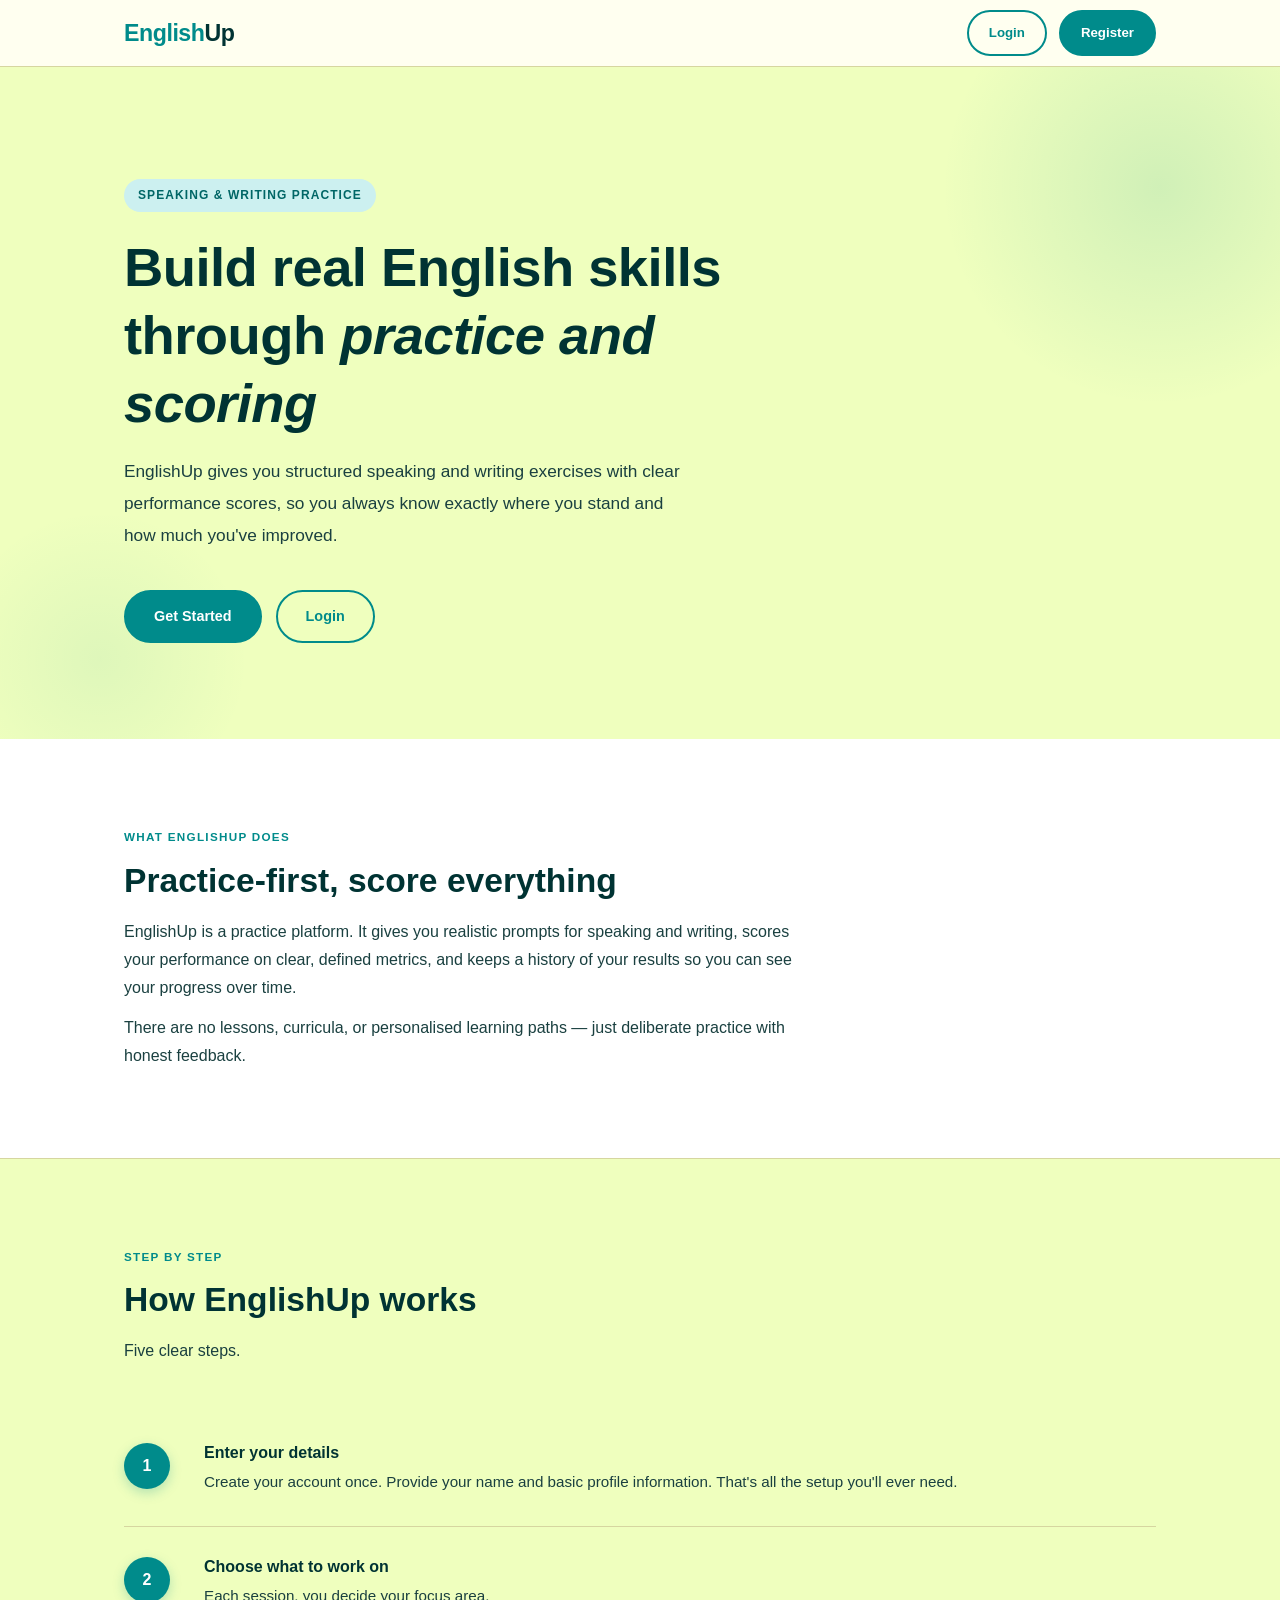
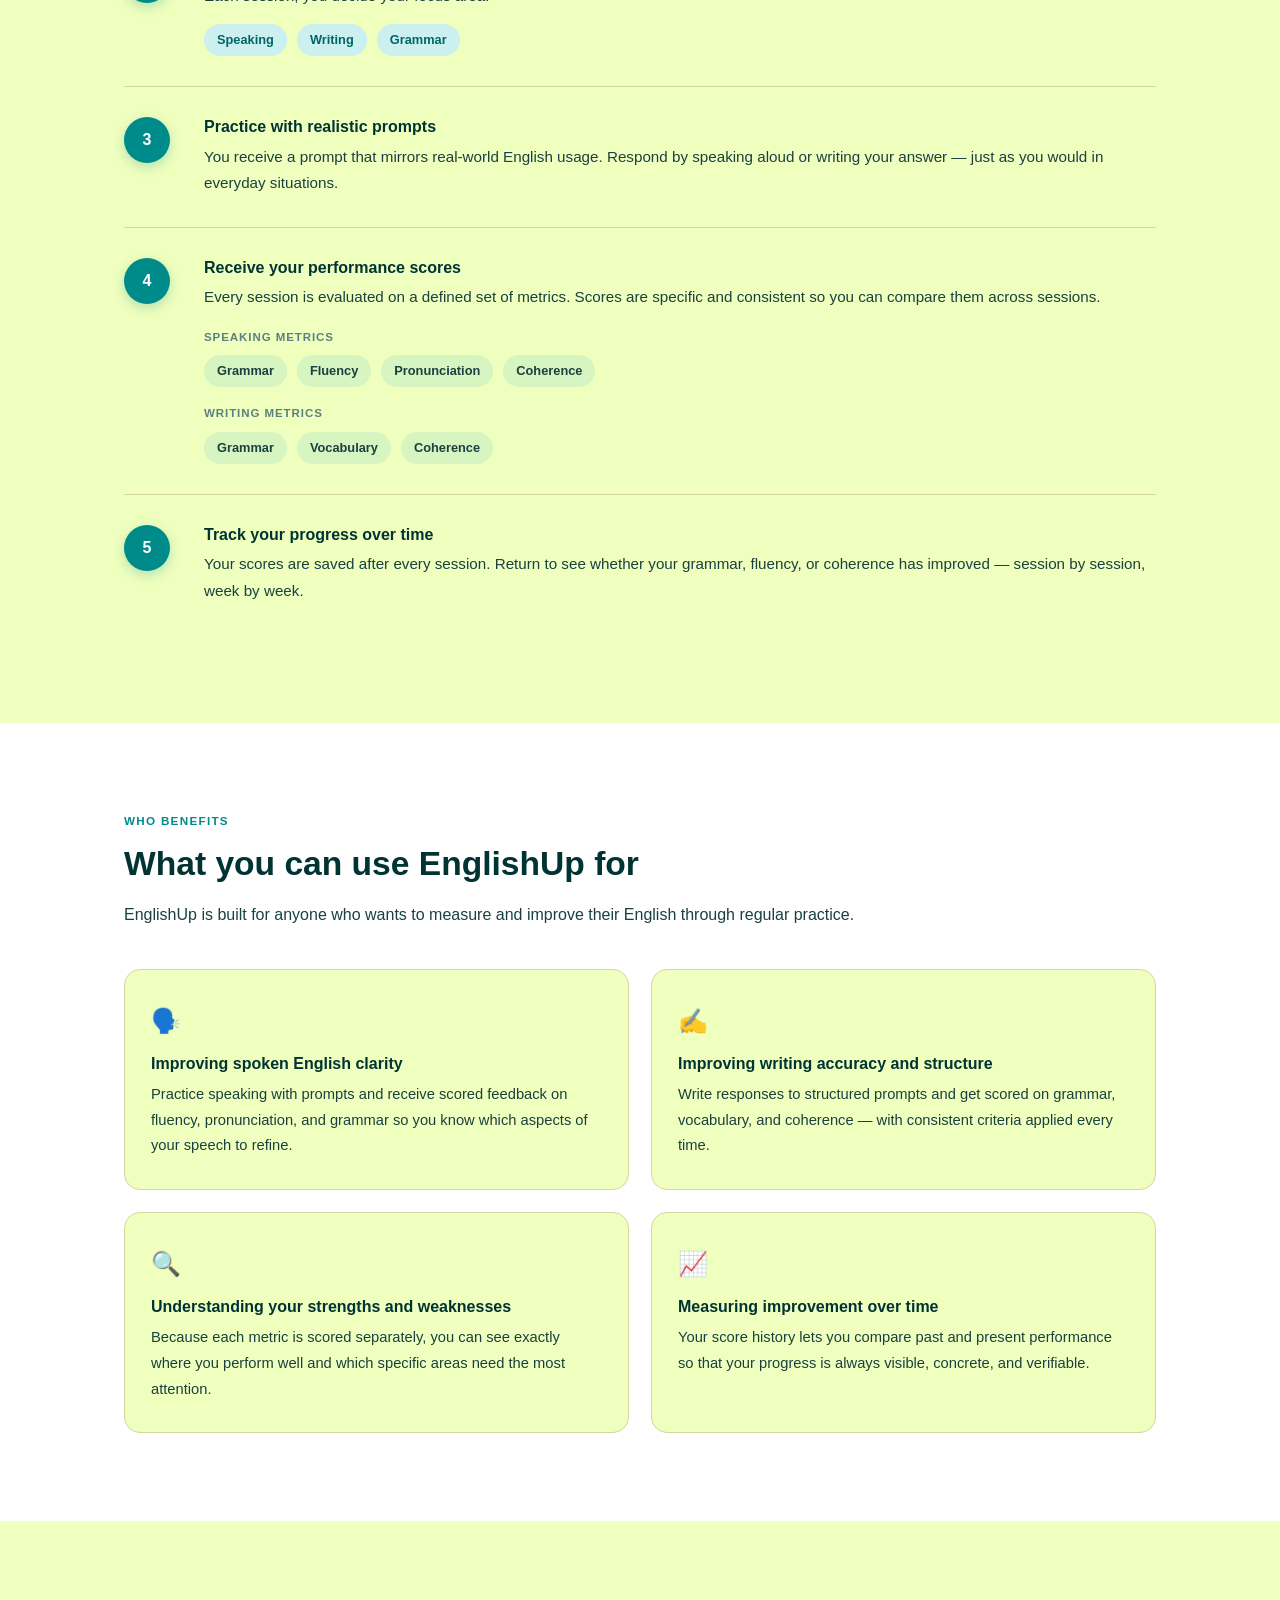
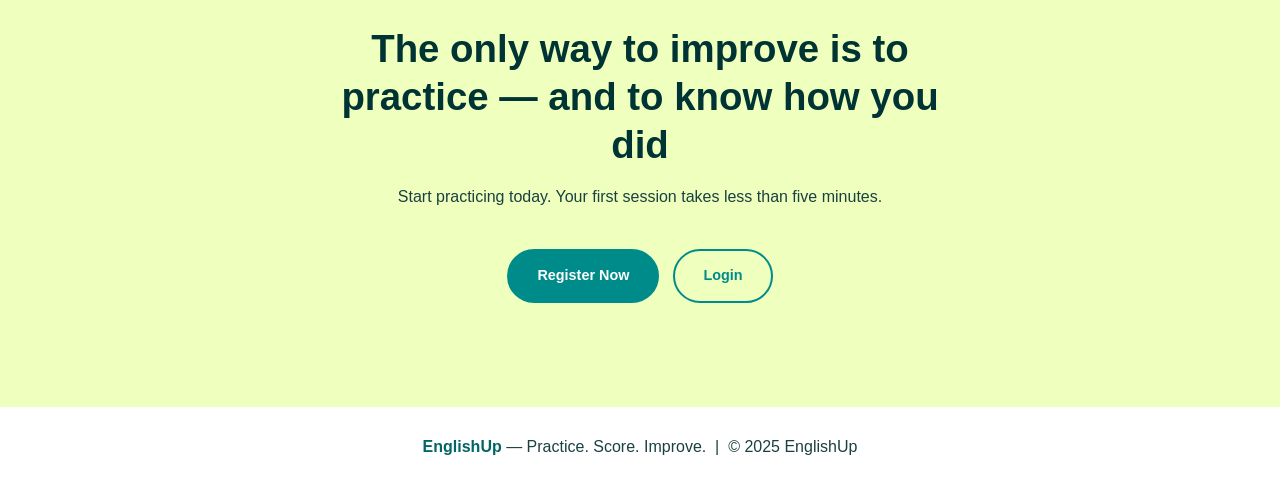
<file: frontend/public/index.html>
<!DOCTYPE html>
<html lang="en">
<head>
  <meta charset="UTF-8" />
  <meta name="viewport" content="width=device-width, initial-scale=1.0" />
  <title>EnglishUp — Practice. Score. Improve.</title>
  <link rel="stylesheet" href="../assets/css/main.css"/>
</head>
<body>
  
  <!-- ─── NAV ──────────────────────────────────────────────────────────── -->
  <nav>
    <div class="container">
      <div class="nav-inner">
        <a href="#" class="logo">English<span>Up</span></a>
        <div class="nav-actions">
          <a href="login.html" class="btn btn-secondary btn-sm">Login</a>
          <a href="register.html" class="btn btn-primary btn-sm">Register</a>
        </div>
      </div>
    </div>
  </nav>

  <!-- ─── HERO ─────────────────────────────────────────────────────────── -->
  <section id="hero">
    <div class="container">
      <div class="hero-inner">
        <div class="hero-tag">Speaking &amp; Writing Practice</div>
        <h1>Build real English skills through <em>practice and scoring</em></h1>
        <p class="hero-sub">
          EnglishUp gives you structured speaking and writing exercises with clear performance scores, so you always know exactly where you stand and how much you've improved.
        </p>
        <div class="hero-cta">
          <a href="register.html" class="btn btn-primary">Get Started</a>
          <a href="login.html" class="btn btn-secondary">Login</a>
        </div>
      </div>
    </div>
  </section>

  <!-- ─── WHAT IT DOES ─────────────────────────────────────────────────── -->
  <section id="what">
    <div class="container">
      <div class="content-block">
        <div class="col-label">What EnglishUp does</div>
        <h2>Practice-first, score everything</h2>
        <p>
          EnglishUp is a practice platform. It gives you realistic prompts for speaking and writing, scores your performance on clear, defined metrics, and keeps a history of your results so you can see your progress over time.
        </p>
        <p>
          There are no lessons, curricula, or personalised learning paths — just deliberate practice with honest feedback.
        </p>
      </div>
    </div>
  </section>

  <hr class="divider" />

  <!-- ─── HOW IT WORKS ─────────────────────────────────────────────────── -->
  <section id="how">
    <div class="container">
      <div class="col-label">Step by step</div>
      <h2>How EnglishUp works</h2>
      <p>Five clear steps.</p>

      <div class="steps">

        <div class="step">
          <div class="step-num">1</div>
          <div class="step-content">
            <h3>Enter your details</h3>
            <p>Create your account once. Provide your name and basic profile information. 
            That's all the setup you'll ever need.</p>
          </div>
        </div>

        <div class="step">
          <div class="step-num">2</div>
          <div class="step-content">
            <h3>Choose what to work on</h3>
            <p>Each session, you decide your focus area.</p>
            <div class="practice-options">
              <span class="tag tag-teal">Speaking</span>
              <span class="tag tag-teal">Writing</span>
              <span class="tag tag-teal">Grammar</span>
            </div>
          </div>
        </div>

        <div class="step">
          <div class="step-num">3</div>
          <div class="step-content">
            <h3>Practice with realistic prompts</h3>
            <p>You receive a prompt that mirrors real-world English usage. Respond by speaking aloud or writing your answer — 
              just as you would in everyday situations.</p>
          </div>
        </div>

        <div class="step">
          <div class="step-num">4</div>
          <div class="step-content">
            <h3>Receive your performance scores</h3>
            <p>Every session is evaluated on a defined set of metrics. 
              Scores are specific and consistent so you can compare them across sessions.</p>

            <div class="metric-group">
              <div class="metric-group-label">Speaking metrics</div>
              <div class="metric-grid">
                <span class="tag tag-grey">Grammar</span>
                <span class="tag tag-grey">Fluency</span>
                <span class="tag tag-grey">Pronunciation</span>
                <span class="tag tag-grey">Coherence</span>
              </div>
            </div>

            <div class="metric-group">
              <div class="metric-group-label">Writing metrics</div>
              <div class="metric-grid">
                <span class="tag tag-grey">Grammar</span>
                <span class="tag tag-grey">Vocabulary</span>
                <span class="tag tag-grey">Coherence</span>
              </div>
            </div>
          </div>
        </div>

        <div class="step">
          <div class="step-num">5</div>
          <div class="step-content">
            <h3>Track your progress over time</h3>
            <p>Your scores are saved after every session. 
              Return to see whether your grammar, fluency, or coherence has improved — 
              session by session, week by week.</p>
          </div>
        </div>

      </div>
    </div>
  </section>

  <!-- ─── USE CASES ────────────────────────────────────────────────────── -->
  <section id="use">
    <div class="container">
      <div class="col-label">Who benefits</div>
      <h2>What you can use EnglishUp for</h2>
      <p>EnglishUp is built for anyone who wants to measure and improve their English through regular practice.</p>

      <div class="use-grid">
        <div class="use-card">
          <div class="use-icon">🗣️</div>
          <h3>Improving spoken English clarity</h3>
          <p>Practice speaking with prompts and receive scored feedback on fluency, pronunciation, and grammar so you know which aspects of your speech to refine.</p>
        </div>
        <div class="use-card">
          <div class="use-icon">✍️</div>
          <h3>Improving writing accuracy and structure</h3>
          <p>Write responses to structured prompts and get scored on grammar, vocabulary, and coherence — with consistent criteria applied every time.</p>
        </div>
        <div class="use-card">
          <div class="use-icon">🔍</div>
          <h3>Understanding your strengths and weaknesses</h3>
          <p>Because each metric is scored separately, you can see exactly where you perform well and which specific areas need the most attention.</p>
        </div>
        <div class="use-card">
          <div class="use-icon">📈</div>
          <h3>Measuring improvement over time</h3>
          <p>Your score history lets you compare past and present performance so that your progress is always visible, concrete, and verifiable.</p>
        </div>
      </div>
    </div>
  </section>

  
  <!-- ─── FINAL CTA ────────────────────────────────────────────────────── -->
  <section id="cta">
    <div class="container">
      <h2>The only way to improve is to practice — and to know how you did</h2>
      <p>Start practicing today. Your first session takes less than five minutes.</p>
      <div class="cta-actions">
        <a href="register.html" class="btn btn-primary">Register Now</a>
        <a href="login.html" class="btn btn-secondary">Login</a>
      </div>
    </div>
  </section>

  <!-- ─── FOOTER ───────────────────────────────────────────────────────── -->
  <footer>
    <div class="container">
      <p><strong>EnglishUp</strong> &mdash; Practice. Score. Improve. &nbsp;|&nbsp; &copy; 2025 EnglishUp</p>
    </div>
  </footer>

</body>
</html>
</file>
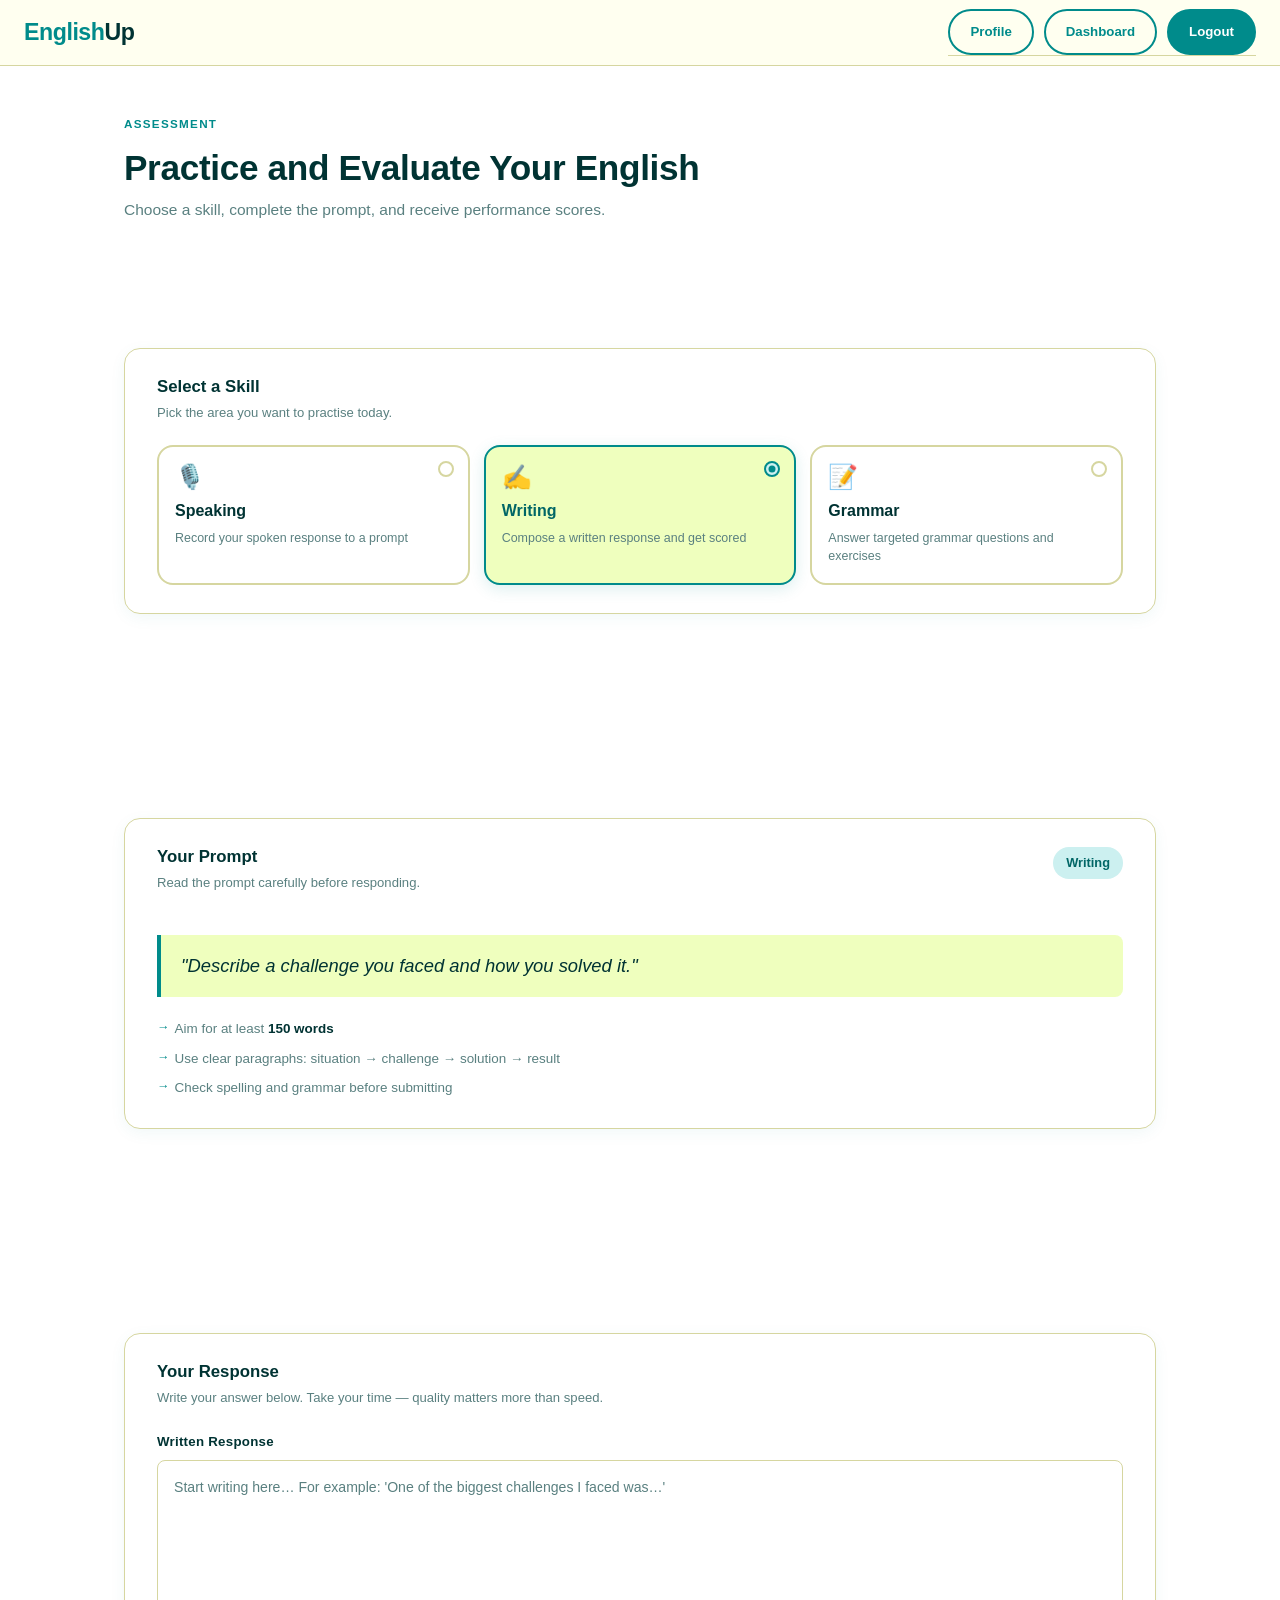
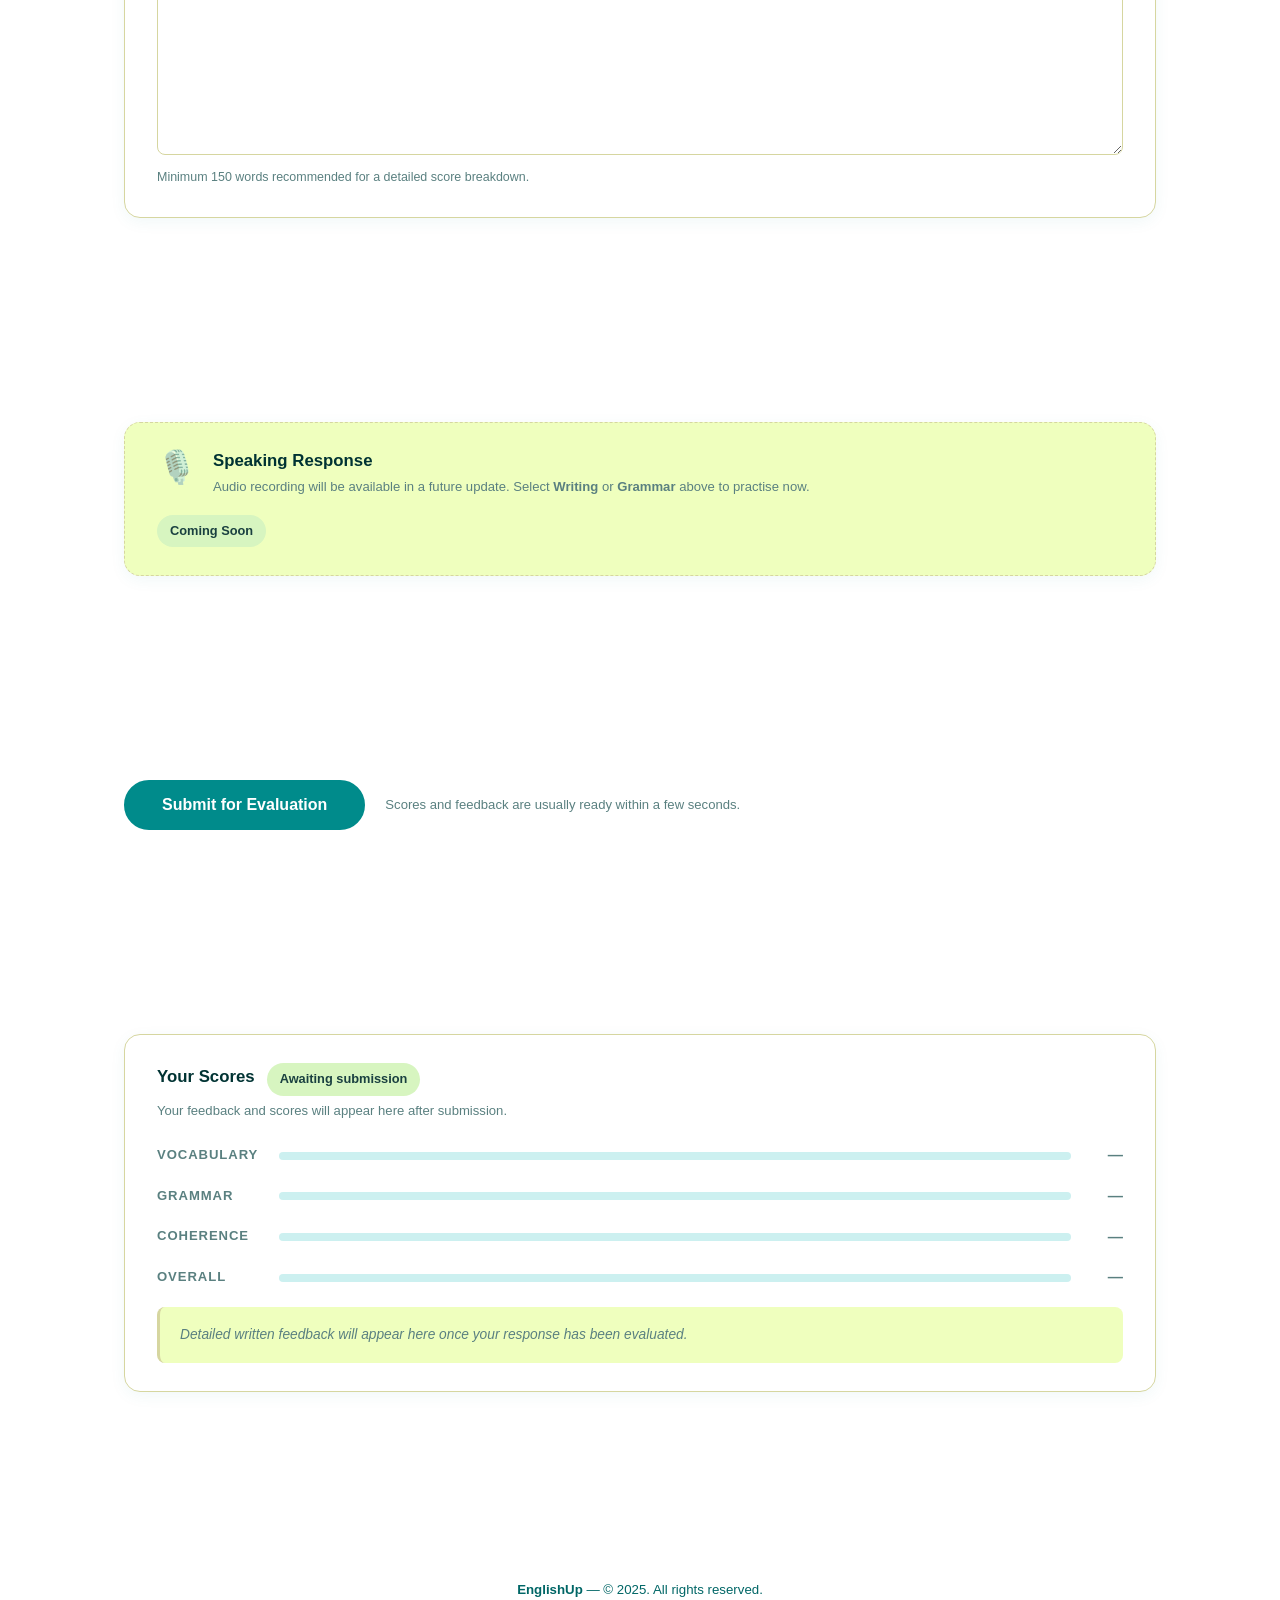
<file: frontend/public/assessment.html>
<!DOCTYPE html>
<html lang="en">
<head>
  <meta charset="UTF-8" />
  <meta name="viewport" content="width=device-width, initial-scale=1.0" />
  <title>Assessment — EnglishUp</title>
  <link rel="stylesheet" href="../assets/css/main.css" />
</head>
<body class="dash-body">

  <!-- ── TOP NAV (mirrors dashboard) ──────────────────────────────────── -->
  <header class="dash-topbar">
    <a href="index.html" class="logo">English<span>Up</span></a>
    <nav class="dash-actions">
      <a href="profile-setup.html" class="btn btn-secondary btn-sm">Profile</a>
      <a href="dashboard.html"     class="btn btn-secondary btn-sm">Dashboard</a>
      <a href="index.html"         class="btn btn-primary   btn-sm">Logout</a>
    </nav>
  </header>

  <!-- ── MAIN CONTENT ─────────────────────────────────────────────────── -->
  <main class="dash-main container">

    <!-- Page header -->
    <div class="dash-page-header">
      <p class="col-label">Assessment</p>
      <h1>Practice and Evaluate Your English</h1>
      <p class="dash-page-sub">Choose a skill, complete the prompt, and receive performance scores.</p>
    </div>

    <!-- ── SKILL SELECTOR ─────────────────────────────────────────────── -->
    <section class="assess-section" aria-labelledby="skill-heading">
      <div class="dash-card assess-skill-card">
        <h2 class="dash-card-title" id="skill-heading">Select a Skill</h2>
        <p class="dash-card-sub">Pick the area you want to practise today.</p>

        <div class="assess-skill-grid" role="group" aria-label="Skill selection">

          <label class="assess-skill-option">
            <input type="radio" name="skill" value="speaking" />
            <span class="assess-skill-indicator" aria-hidden="true"></span>
            <span class="assess-skill-body">
              <span class="assess-skill-icon" aria-hidden="true">🎙️</span>
              <span class="assess-skill-label">Speaking</span>
              <span class="assess-skill-desc">Record your spoken response to a prompt</span>
            </span>
          </label>

          <label class="assess-skill-option">
            <input type="radio" name="skill" value="writing" checked />
            <span class="assess-skill-indicator" aria-hidden="true"></span>
            <span class="assess-skill-body">
              <span class="assess-skill-icon" aria-hidden="true">✍️</span>
              <span class="assess-skill-label">Writing</span>
              <span class="assess-skill-desc">Compose a written response and get scored</span>
            </span>
          </label>

          <label class="assess-skill-option">
            <input type="radio" name="skill" value="grammar" />
            <span class="assess-skill-indicator" aria-hidden="true"></span>
            <span class="assess-skill-body">
              <span class="assess-skill-icon" aria-hidden="true">📝</span>
              <span class="assess-skill-label">Grammar</span>
              <span class="assess-skill-desc">Answer targeted grammar questions and exercises</span>
            </span>
          </label>

        </div>
      </div>
    </section>

    <!-- ── PROMPT ─────────────────────────────────────────────────────── -->
    <section class="assess-section" aria-labelledby="prompt-heading">
      <div class="dash-card">
        <div class="assess-prompt-header">
          <div>
            <h2 class="dash-card-title" id="prompt-heading">Your Prompt</h2>
            <p class="dash-card-sub">Read the prompt carefully before responding.</p>
          </div>
          <span class="tag tag-teal">Writing</span>
        </div>

        <blockquote class="assess-prompt-text">
          "Describe a challenge you faced and how you solved it."
        </blockquote>

        <ul class="assess-prompt-hints">
          <li>Aim for at least <strong>150 words</strong></li>
          <li>Use clear paragraphs: situation → challenge → solution → result</li>
          <li>Check spelling and grammar before submitting</li>
        </ul>
      </div>
    </section>

    <!-- ── RESPONSE ───────────────────────────────────────────────────── -->
    <section class="assess-section" aria-labelledby="response-heading">
      <div class="dash-card">
        <h2 class="dash-card-title" id="response-heading">Your Response</h2>
        <p class="dash-card-sub">Write your answer below. Take your time — quality matters more than speed.</p>

        <div class="form-group">
          <label for="response-textarea" class="form-label-block">Written Response</label>
          <textarea
            id="response-textarea"
            class="assess-textarea"
            name="response"
            rows="10"
            placeholder="Start writing here… For example: 'One of the biggest challenges I faced was…'"
            aria-describedby="response-hint"
          ></textarea>
          <p id="response-hint" class="assess-textarea-hint">
            Minimum 150 words recommended for a detailed score breakdown.
          </p>
        </div>
      </div>
    </section>

    <!-- ── SPEAKING PLACEHOLDER ───────────────────────────────────────── -->
    <section class="assess-section" aria-labelledby="speaking-heading">
      <div class="dash-card assess-speaking-card">
        <div class="assess-speaking-inner">
          <span class="assess-speaking-icon" aria-hidden="true">🎙️</span>
          <div>
            <h2 class="dash-card-title" id="speaking-heading">Speaking Response</h2>
            <p class="dash-card-sub" style="margin-bottom: 0;">
              Audio recording will be available in a future update. Select <strong>Writing</strong> or
              <strong>Grammar</strong> above to practise now.
            </p>
          </div>
        </div>
        <div class="assess-speaking-badge">
          <span class="tag tag-grey">Coming Soon</span>
        </div>
      </div>
    </section>

    <!-- ── SUBMIT ─────────────────────────────────────────────────────── -->
    <section class="assess-section assess-submit-row" aria-label="Submit assessment">
      <div class="assess-submit-group">
        <button type="button" class="btn btn-primary assess-submit-btn">
          Submit for Evaluation
        </button>
        <p class="assess-submit-note">
          Scores and feedback are usually ready within a few seconds.
        </p>
      </div>
    </section>

    <!-- ── RESULTS PLACEHOLDER ───────────────────────────────────────── -->
    <section class="assess-section" aria-labelledby="results-heading">
      <div class="dash-card assess-results-card">
        <div class="assess-results-header">
          <h2 class="dash-card-title" id="results-heading">Your Scores</h2>
          <span class="tag tag-grey">Awaiting submission</span>
        </div>
        <p class="dash-card-sub">Your feedback and scores will appear here after submission.</p>

        <!-- Score skeleton placeholders -->
        <div class="assess-score-grid" aria-hidden="true">
          <div class="assess-score-item">
            <span class="assess-score-label">Vocabulary</span>
            <div class="assess-score-bar">
              <div class="assess-score-fill assess-score-empty"></div>
            </div>
            <span class="assess-score-value">—</span>
          </div>
          <div class="assess-score-item">
            <span class="assess-score-label">Grammar</span>
            <div class="assess-score-bar">
              <div class="assess-score-fill assess-score-empty"></div>
            </div>
            <span class="assess-score-value">—</span>
          </div>
          <div class="assess-score-item">
            <span class="assess-score-label">Coherence</span>
            <div class="assess-score-bar">
              <div class="assess-score-fill assess-score-empty"></div>
            </div>
            <span class="assess-score-value">—</span>
          </div>
          <div class="assess-score-item">
            <span class="assess-score-label">Overall</span>
            <div class="assess-score-bar">
              <div class="assess-score-fill assess-score-empty"></div>
            </div>
            <span class="assess-score-value">—</span>
          </div>
        </div>

        <div class="assess-feedback-placeholder">
          <p class="assess-feedback-hint">Detailed written feedback will appear here once your response has been evaluated.</p>
        </div>
      </div>
    </section>

  </main>

  <!-- ── FOOTER ────────────────────────────────────────────────────────── -->
  <footer>
    <strong>EnglishUp</strong> &mdash; &copy; 2025. All rights reserved.
  </footer>

</body>
</html>
</file>
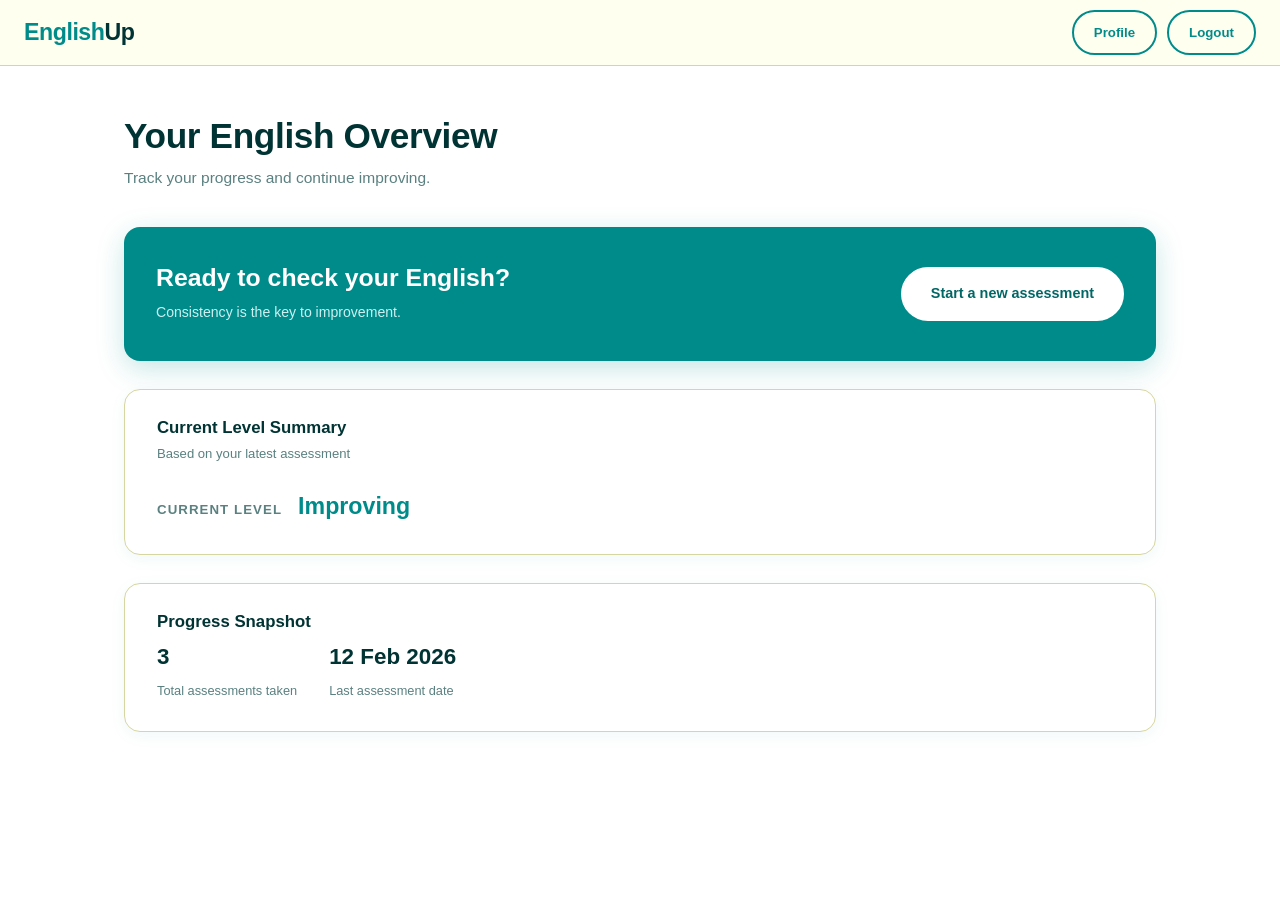
<file: frontend/public/dashboard.html>
<!DOCTYPE html>
<html lang="en">
  <head>
    <meta charset="UTF-8" />
    <meta name="viewport" content="width=device-width, initial-scale=1.0" />
    <title>EnglishUp — Dashboard</title>
    <link rel="stylesheet" href="../assets/css/main.css" />
  </head>
  <body class="dash-body">

    <header class="dash-topbar">
      <a href="index.html" class="logo">English<span>Up</span></a>

      <div class="dash-actions">
        <a href="profile-setup.html" class="btn btn-secondary btn-sm">Profile</a>
        <a href="index.html" class="btn btn-secondary btn-sm">Logout</a>
      </div>
    </header>

    <main class="dash-main container">

      <!-- 1. Page Header -->
      <section class="dash-page-header">
        <h1>Your English Overview</h1>
        <p class="dash-page-sub">Track your progress and continue improving.</p>
      </section>

      <!-- 2. Primary Action -->
      <section class="dash-primary-card">
        <div class="dash-primary-inner">
          <div>
            <h2 class="dash-primary-title">Ready to check your English?</h2>
            <p class="dash-primary-hint">Consistency is the key to improvement.</p>
          </div>
          <a href="assessment.html" class="btn btn-primary">Start a new assessment</a>
        </div>
      </section>

      <!-- 3. Current Level Summary -->
      <section class="dash-card">
        <h2 class="dash-card-title">Current Level Summary</h2>
        <p class="dash-card-sub">Based on your latest assessment</p>
        <div class="dash-level-row">
          <span class="dash-level-label">Current level</span>
          <span class="dash-level-value">Improving</span>
        </div>
      </section>

      <!-- 4. Progress Snapshot -->
      <section class="dash-card">
        <h2 class="dash-card-title">Progress Snapshot</h2>
        <div class="dash-stats">
          <div class="dash-stat">
            <span class="dash-stat-value">3</span>
            <span class="dash-stat-label">Total assessments taken</span>
          </div>
          <div class="dash-stat">
            <span class="dash-stat-value">12 Feb 2026</span>
            <span class="dash-stat-label">Last assessment date</span>
          </div>
        </div>
      </section>

    </main>

  </body>
</html>
</file>
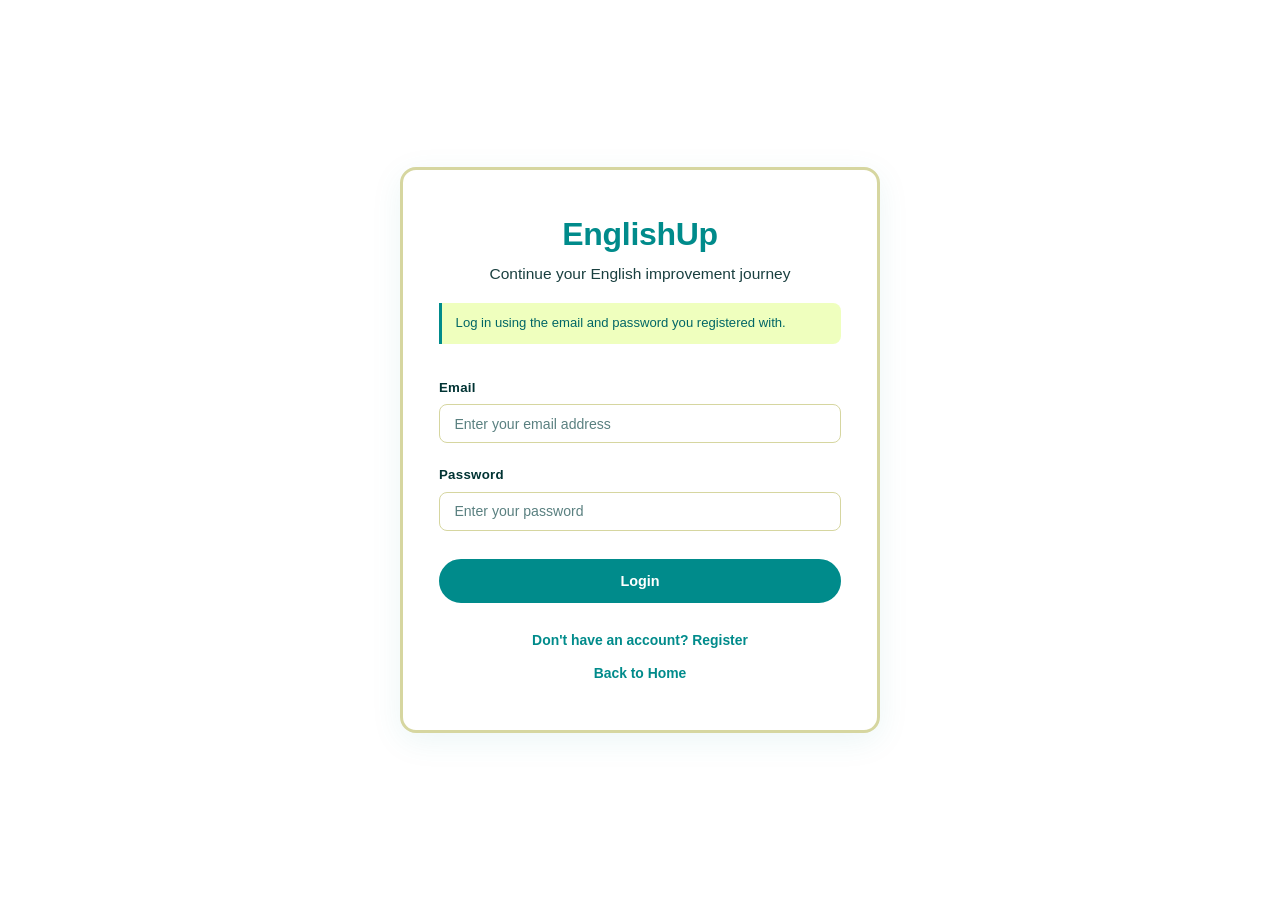
<file: frontend/public/login.html>
<!DOCTYPE html>
<html lang="en">
  <head>
    <meta charset="UTF-8" />
    <meta name="viewport" content="width=device-width, initial-scale=1.0" />
    <title>EnglishUp — Login</title>
    <link rel="stylesheet" href="../assets/css/main.css" />
  </head>
  <body>

    <div class="auth-page">
      <div class="auth-card">

        <header class="auth-header">
          <h1>EnglishUp</h1>
          <p class="auth-subtitle">Continue your English improvement journey</p>
          <p class="auth-note">Log in using the email and password you registered with.</p>
        </header>

        <main>
          <form id ="loginForm" class="auth-form" >

            <div class="form-group">
              <label for="email">Email</label>
              <input
                type="email"
                id="email"
                name="email"
                placeholder="Enter your email address"
                required
              />
            </div>

            <div class="form-group">
              <label for="password">Password</label>
              <input
                type="password"
                id="password"
                name="password"
                placeholder="Enter your password"
                required
              />
            </div>

            <div class="auth-actions">
              <button type="submit" class="btn btn-primary">Login</button>
            </div>

          </form>

          <div class="auth-links">
            <a href="register.html">Don't have an account? Register</a>
            <a href="index.html">Back to Home</a>
          </div>
        </main>

      </div>
    </div>

  </body>
</html>
</file>
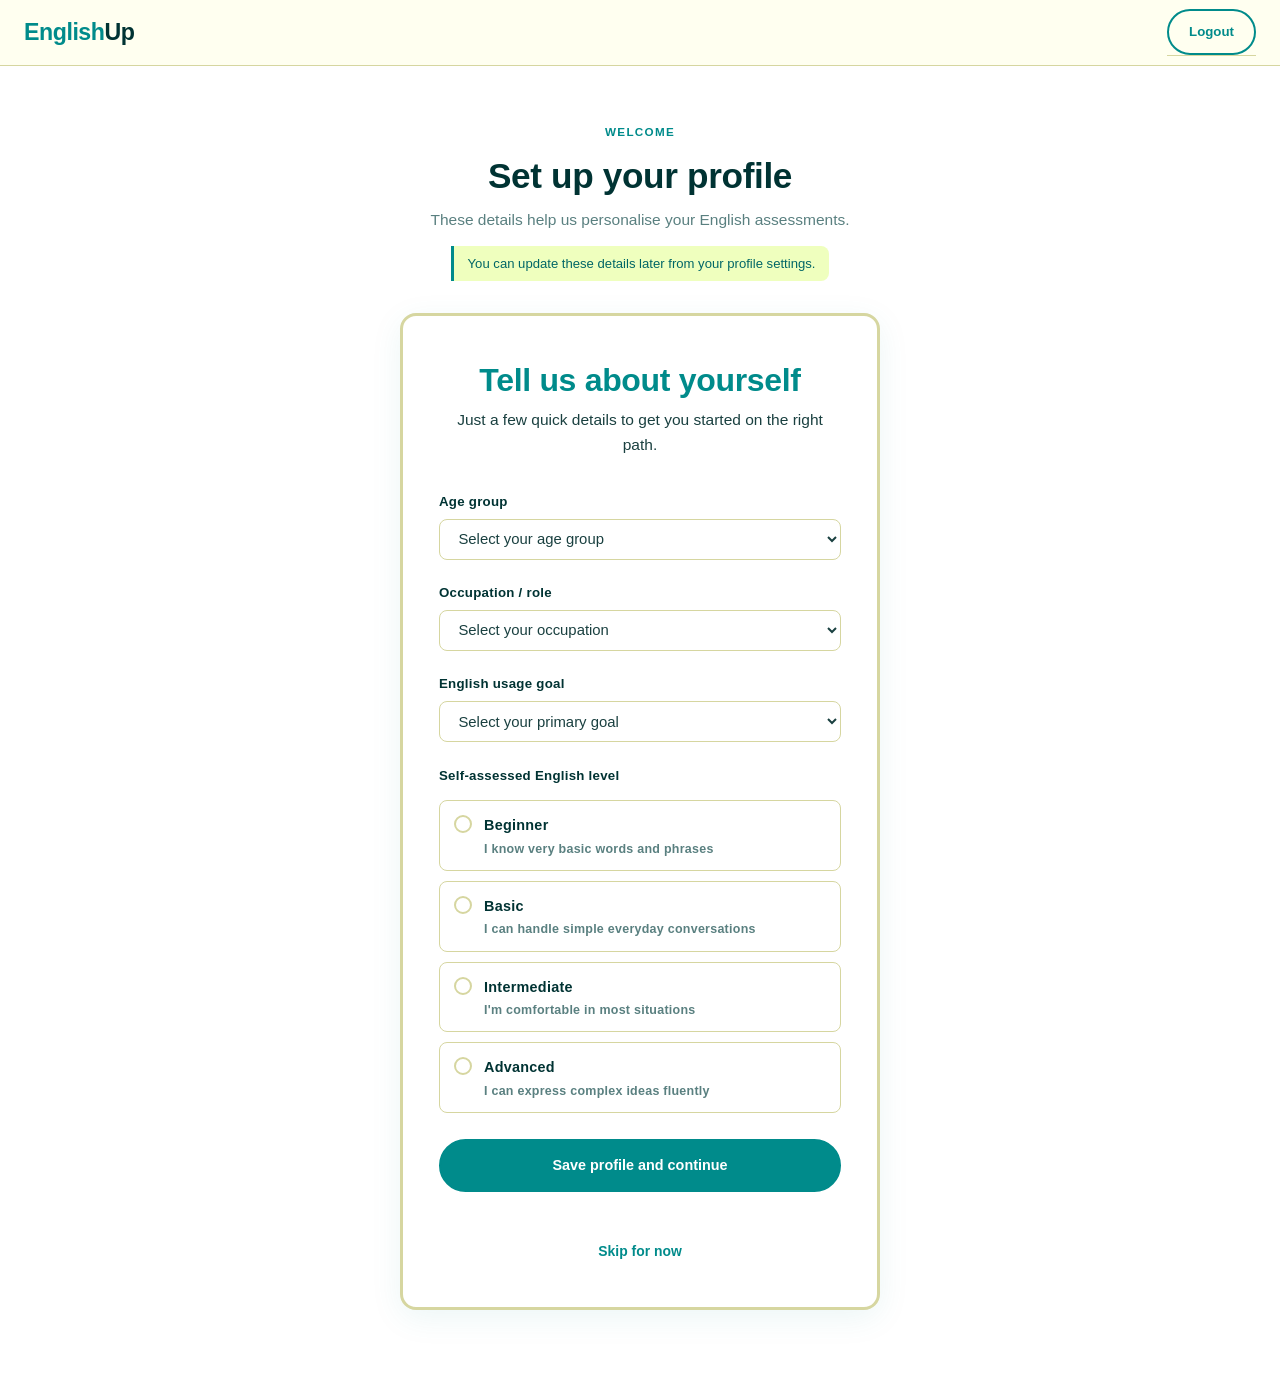
<file: frontend/public/profile-setup.html>
<!DOCTYPE html>
<html lang="en">
<head>
  <meta charset="UTF-8" />
  <meta name="viewport" content="width=device-width, initial-scale=1.0" />
  <title>Set Up Your Profile — EnglishUp</title>
  <link rel="stylesheet" href="../assets/css/main.css" />
</head>
<body class="profile-page">

  <!-- ── Top Bar ────────────────────────────────────────────────────── -->
  <header class="dash-topbar">
    <a href="index.html" class="logo">English<span>Up</span></a>
    <nav class="nav-actions">
      <a href="index.html" class="btn btn-secondary btn-sm">Logout</a>
    </nav>
  </header>

  <!-- ── Page Header ───────────────────────────────────────────────── -->
  <main class="profile-main">
    <div class="container">

      <div class="profile-page-header">
        <p class="col-label">Welcome</p>
        <h1>Set up your profile</h1>
        <p class="dash-page-sub">These details help us personalise your English assessments.</p>
        <p class="profile-note">You can update these details later from your profile settings.</p>
      </div>

      <!-- ── Profile Card ──────────────────────────────────────────── -->
      <div class="profile-card">

        <div class="auth-header">
          <h1>Tell us about yourself</h1>
          <p class="auth-subtitle">Just a few quick details to get you started on the right path.</p>
        </div>

        <div class="profile-form">

          <!-- Age Group -->
          <div class="form-group">
            <label for="age-group">Age group</label>
            <select id="age-group" name="age_group">
              <option value="" disabled selected>Select your age group</option>
              <option value="under-13">Under 13</option>
              <option value="13-17">13–17</option>
              <option value="18-25">18–25</option>
              <option value="26-40">26–40</option>
              <option value="40-plus">40+</option>
            </select>
          </div>

          <!-- Occupation -->
          <div class="form-group">
            <label for="occupation">Occupation / role</label>
            <select id="occupation" name="occupation">
              <option value="" disabled selected>Select your occupation</option>
              <option value="student">Student</option>
              <option value="working-professional">Working professional</option>
              <option value="job-seeker">Job seeker</option>
              <option value="homemaker">Homemaker</option>
              <option value="other">Other</option>
            </select>
          </div>

          <!-- English Usage Goal -->
          <div class="form-group">
            <label for="goal">English usage goal</label>
            <select id="goal" name="goal">
              <option value="" disabled selected>Select your primary goal</option>
              <option value="school-exams">School / exams</option>
              <option value="job-interviews">Job interviews</option>
              <option value="workplace-communication">Workplace communication</option>
              <option value="general-improvement">General improvement</option>
              <option value="other">Other</option>
            </select>
          </div>

          <!-- Self-assessed Level -->
          <div class="form-group">
            <label class="form-label-block">Self-assessed English level</label>
            <div class="radio-group">

              <label class="radio-option">
                <input type="radio" name="level" value="beginner" />
                <span class="radio-indicator"></span>
                <span class="radio-text">
                  <strong>Beginner</strong>
                  <small>I know very basic words and phrases</small>
                </span>
              </label>

              <label class="radio-option">
                <input type="radio" name="level" value="basic" />
                <span class="radio-indicator"></span>
                <span class="radio-text">
                  <strong>Basic</strong>
                  <small>I can handle simple everyday conversations</small>
                </span>
              </label>

              <label class="radio-option">
                <input type="radio" name="level" value="intermediate" />
                <span class="radio-indicator"></span>
                <span class="radio-text">
                  <strong>Intermediate</strong>
                  <small>I'm comfortable in most situations</small>
                </span>
              </label>

              <label class="radio-option">
                <input type="radio" name="level" value="advanced" />
                <span class="radio-indicator"></span>
                <span class="radio-text">
                  <strong>Advanced</strong>
                  <small>I can express complex ideas fluently</small>
                </span>
              </label>

            </div>
          </div>

          <!-- Actions -->
          <div class="profile-actions">
            <a href="dashboard.html" class="btn btn-primary">Save profile and continue</a>
          </div>

          <div class="auth-links">
            <a href="dashboard.html">Skip for now</a>
          </div>

        </div><!-- /.profile-form -->
      </div><!-- /.profile-card -->

    </div><!-- /.container -->
  </main>

</body>
</html>
</file>
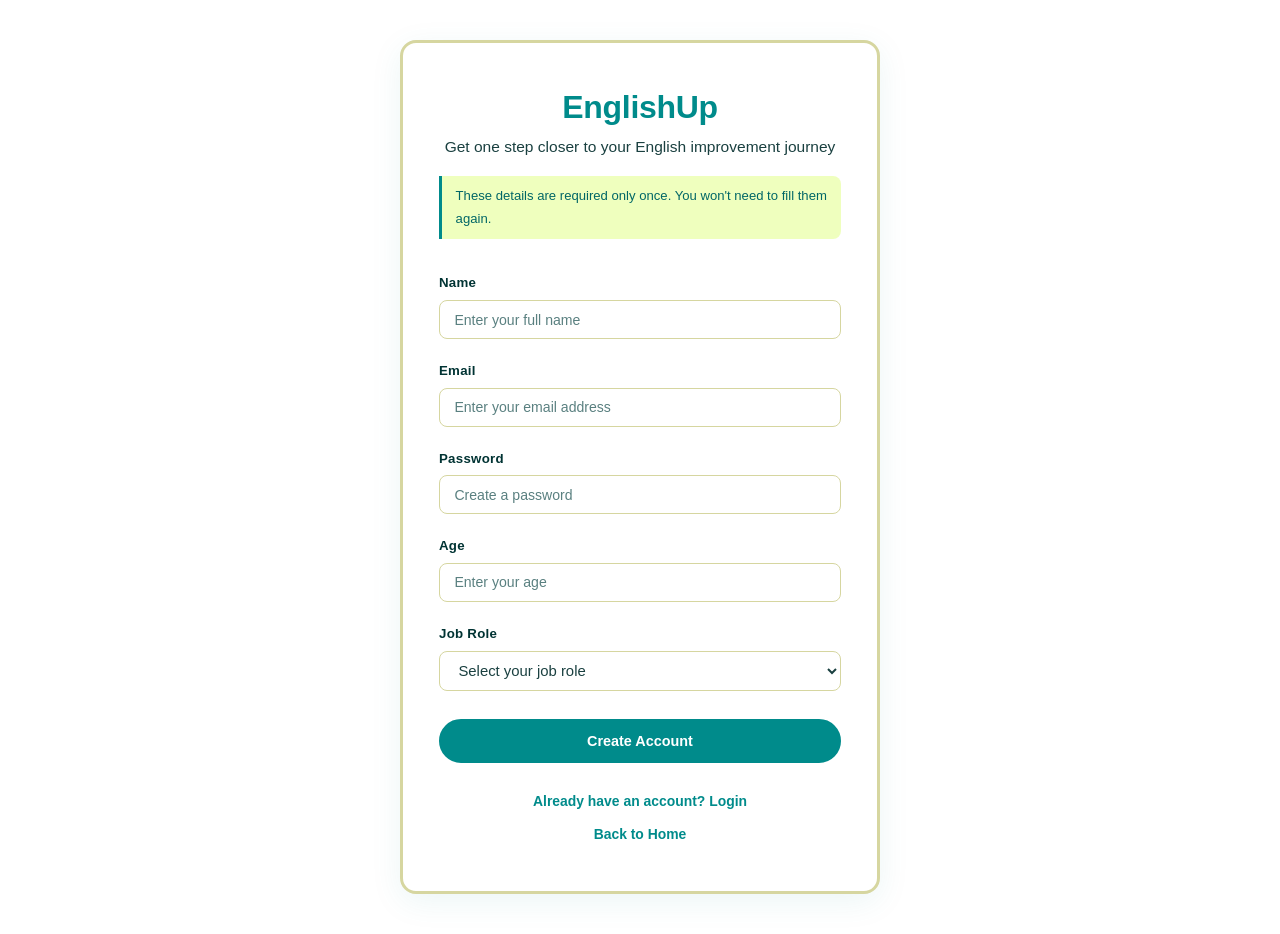
<file: frontend/public/register.html>
<!DOCTYPE html>
<html lang="en">
  <head>
    <meta charset="UTF-8" />
    <meta name="viewport" content="width=device-width, initial-scale=1.0" />
    <title>EnglishUp — Register</title>
    <link rel="stylesheet" href="../assets/css/main.css" />
  </head>
  <body>

    <div class="auth-page">
      <div class="auth-card">

        <header class="auth-header">
          <h1>EnglishUp</h1>
          <p class="auth-subtitle">Get one step closer to your English improvement journey</p>
          <p class="auth-note">These details are required only once. You won't need to fill them again.</p>
        </header>

        <main>
          <form class="auth-form" action="http://localhost:8000/api/v1/auth/register" method="post">

            <div class="form-group">
              <label for="name">Name</label>
              <input
                type="text"
                id="name"
                name="name"
                placeholder="Enter your full name"
                required
              />
            </div>

            <div class="form-group">
              <label for="email">Email</label>
              <input
                type="email"
                id="email"
                name="email"
                placeholder="Enter your email address"
                required
              />
            </div>

            <div class="form-group">
              <label for="password">Password</label>
              <input
                type="password"
                id="password"
                name="password"
                placeholder="Create a password"
                required
              />
            </div>

            <div class="form-group">
              <label for="age">Age</label>
              <input
                type="number"
                id="age"
                name="age"
                placeholder="Enter your age"
                min="1"
                max="120"
                required
              />
            </div>

            <div class="form-group">
              <label for="job-role">Job Role</label>
              <select id="job-role" name="job_role" required>
                <option value="" disabled selected>Select your job role</option>
                <option value="student">Student</option>
                <option value="working-professional">Working Professional</option>
                <option value="job-seeker">Job Seeker</option>
                <option value="other">Other</option>
              </select>
            </div>

            <div class="auth-actions">
              <button type="submit" class="btn btn-primary">Create Account</button>
            </div>

          </form>

          <div class="auth-links">
            <a href="login.html">Already have an account? Login</a>
            <a href="index.html">Back to Home</a>
          </div>
        </main>

      </div>
    </div>

  </body>
</html>
</file>
<file: frontend/assets/css/main.css>
/* ─────────────────────────────────────────────────────────────────────────
   EnglishUp — Stylesheet
   Colour scheme: DarkCyan · LightYellow · White
   Font: Verdana / Trebuchet MS (standard, clean, academic-friendly)
───────────────────────────────────────────────────────────────────────── */

/* ─── CSS Variables ──────────────────────────────────────────────────────── */
:root {
  --teal:       #008B8B;
  --teal-dark:  #006666;
  --teal-light: #CCF0F0;
  --yellow:     #efffbe;
  --yellow-mid: #d7f5c0;
  --border:     #D6D6A0;
  --mid:        #5A8080;
  --dark:       #003333;
  --body:       #1A4040;
  --white:      #FFFFFF;
  --radius:     8px;
  --radius-lg:  16px;
}

/* ─── Reset ──────────────────────────────────────────────────────────────── */
*, *::before, *::after {
  box-sizing: border-box;
  margin: 0;
  padding: 0;
}

html { scroll-behavior: smooth; }

/* ─── Base ───────────────────────────────────────────────────────────────── */
body {
  font-family: Verdana, Geneva, Tahoma, sans-serif;
  background: var(--white);
  color: var(--body);
  line-height: 1.75;
  font-size: 16px;
}

/* ─── Typography ─────────────────────────────────────────────────────────── */
h1, h2, h3, h4 {
  font-family: 'Trebuchet MS', 'Lucida Sans Unicode', Arial, sans-serif;
  color: var(--dark);
  line-height: 1.25;
}

h1 { font-size: clamp(2.2rem, 5vw, 3.4rem); letter-spacing: -0.01em; }
h2 { font-size: clamp(1.5rem, 3vw, 2.1rem); margin-bottom: 1rem; }
h3 { font-size: 1.05rem; font-weight: 700; margin-bottom: 0.4rem; }
p  { font-size: 1rem; color: var(--body); }

/* ─── Layout ─────────────────────────────────────────────────────────────── */
.container {
  max-width: 1080px;
  margin: 0 auto;
  padding: 0 24px;
}

section { padding: 88px 0; }

/* ─── Buttons ────────────────────────────────────────────────────────────── */
.btn {
  display: inline-block;
  padding: 12px 28px;
  border-radius: 50px;
  font-family: Verdana, Geneva, Tahoma, sans-serif;
  font-size: 0.9rem;
  font-weight: 700;
  cursor: pointer;
  text-decoration: none;
  border: 2px solid transparent;
  transition: background 0.2s, color 0.2s, border-color 0.2s, box-shadow 0.2s;
}

.btn-primary {
  background: var(--teal);
  color: var(--white);
  border-color: var(--teal);
}
.btn-primary:hover {
  background: var(--teal-dark);
  border-color: var(--teal-dark);
  box-shadow: 0 6px 20px rgba(0,139,139,0.32);
}

.btn-secondary {
  background: transparent;
  color: var(--teal);
  border-color: var(--teal);
}
.btn-secondary:hover {
  background: var(--teal-light);
}

.btn-sm { padding: 9px 20px; font-size: 0.83rem; }

/* ─── Divider ────────────────────────────────────────────────────────────── */
.divider {
  border: none;
  border-top: 1px solid var(--border);
}

/* ─── Section Labels ─────────────────────────────────────────────────────── */
.col-label {
  font-size: 0.73rem;
  letter-spacing: 0.11em;
  text-transform: uppercase;
  color: var(--teal);
  font-family: Verdana, Geneva, Tahoma, sans-serif;
  font-weight: 700;
  margin-bottom: 12px;
}

/* ══════════════════════════════════════════════════════════════════════════
   NAV
══════════════════════════════════════════════════════════════════════════ */
nav {
  position: sticky;
  top: 0;
  z-index: 100;
  background: rgba(255, 255, 240, 0.97);
  backdrop-filter: blur(8px);
  border-bottom: 1px solid var(--border);
}

.nav-inner {
  display: flex;
  align-items: center;
  justify-content: space-between;
  height: 66px;
}

.logo {
  font-family: 'Trebuchet MS', 'Lucida Sans Unicode', Arial, sans-serif;
  font-size: 1.45rem;
  font-weight: 700;
  color: var(--teal);
  letter-spacing: -0.02em;
  text-decoration: none;
}
.logo span { color: var(--dark); }

.nav-actions { display: flex; gap: 12px; align-items: center; }

/* ══════════════════════════════════════════════════════════════════════════
   HERO
══════════════════════════════════════════════════════════════════════════ */
#hero {
  background: var(--yellow);
  padding: 112px 0 96px;
  position: relative;
  overflow: hidden;
}

#hero::before {
  content: '';
  position: absolute;
  top: -100px; right: -100px;
  width: 440px; height: 440px;
  border-radius: 50%;
  background: radial-gradient(circle, rgba(0,139,139,0.13) 0%, transparent 70%);
  pointer-events: none;
}

#hero::after {
  content: '';
  position: absolute;
  bottom: -70px; left: -50px;
  width: 300px; height: 300px;
  border-radius: 50%;
  background: radial-gradient(circle, rgba(0,139,139,0.07) 0%, transparent 70%);
  pointer-events: none;
}

.hero-inner {
  max-width: 680px;
  position: relative;
  z-index: 1;
}

.hero-tag {
  display: inline-block;
  background: var(--teal-light);
  color: var(--teal-dark);
  font-size: 0.75rem;
  font-family: Verdana, Geneva, Tahoma, sans-serif;
  font-weight: 700;
  letter-spacing: 0.09em;
  text-transform: uppercase;
  padding: 6px 14px;
  border-radius: 50px;
  margin-bottom: 22px;
}

#hero h1 { margin-bottom: 18px; }

/* "practice and scoring" — italic font style instead of colour */
#hero h1 em {
  font-style: italic;
  color: inherit;
  font-weight: 700;
}

.hero-sub {
  font-size: 1.08rem;
  color: var(--body);
  max-width: 560px;
  margin-bottom: 38px;
  line-height: 1.85;
}

.hero-cta { display: flex; gap: 14px; flex-wrap: wrap; }

/* ══════════════════════════════════════════════════════════════════════════
   WHAT IT DOES
══════════════════════════════════════════════════════════════════════════ */
#what { background: var(--white); }

#what .content-block { max-width: 680px; }

#what p + p { margin-top: 12px; }

/* ══════════════════════════════════════════════════════════════════════════
   HOW IT WORKS
══════════════════════════════════════════════════════════════════════════ */
#how { background: var(--yellow); }

.steps {
  margin-top: 48px;
  display: flex;
  flex-direction: column;
}

.step {
  display: grid;
  grid-template-columns: 56px 1fr;
  gap: 24px;
  padding: 30px 0;
  border-bottom: 1px solid var(--border);
}
.step:last-child { border-bottom: none; }

.step-num {
  width: 46px; height: 46px;
  background: var(--teal);
  color: var(--white);
  border-radius: 50%;
  display: flex;
  align-items: center;
  justify-content: center;
  font-family: 'Trebuchet MS', Arial, sans-serif;
  font-size: 1rem;
  font-weight: 700;
  flex-shrink: 0;
  align-self: flex-start;
  box-shadow: 0 4px 12px rgba(0,139,139,0.25);
}

.step-content h3 { color: var(--dark); font-size: 1rem; }
.step-content p  { margin-top: 6px; font-size: 0.95rem; }

.practice-options {
  display: flex;
  flex-wrap: wrap;
  gap: 10px;
  margin-top: 14px;
}

.metric-group      { margin-top: 16px; }
.metric-group-label {
  font-size: 0.72rem;
  letter-spacing: 0.08em;
  text-transform: uppercase;
  color: var(--mid);
  font-weight: 700;
  margin-bottom: 8px;
}

.metric-grid {
  display: flex;
  flex-wrap: wrap;
  gap: 10px;
}

/* Tags */
.tag {
  display: inline-block;
  padding: 5px 13px;
  border-radius: 50px;
  font-size: 0.8rem;
  font-weight: 700;
  font-family: Verdana, Geneva, Tahoma, sans-serif;
}
.tag-teal { background: var(--teal-light); color: var(--teal-dark); }
.tag-grey { background: var(--yellow-mid); color: var(--body); }

/* ══════════════════════════════════════════════════════════════════════════
   USE CASES
══════════════════════════════════════════════════════════════════════════ */
#use { background: var(--white); }

.use-grid {
  display: grid;
  grid-template-columns: repeat(2, 1fr);
  gap: 22px;
  margin-top: 40px;
}

.use-card {
  background: var(--yellow);
  border: 1px solid var(--border);
  border-radius: var(--radius-lg);
  padding: 30px 26px;
  transition: transform 0.2s, box-shadow 0.2s;
}
.use-card:hover {
  transform: translateY(-4px);
  box-shadow: 0 10px 28px rgba(0,139,139,0.11);
}

.use-icon { font-size: 1.5rem; margin-bottom: 12px; }
.use-card h3 { font-size: 1rem; margin-bottom: 8px; }
.use-card p  { font-size: 0.92rem; }


/* ══════════════════════════════════════════════════════════════════════════
   FINAL CTA
══════════════════════════════════════════════════════════════════════════ */
#cta {
  background: var(--yellow);
  text-align: center;
  padding: 104px 0;
}

#cta h2 {
  font-size: clamp(1.7rem, 3.2vw, 2.4rem);
  max-width: 600px;
  margin: 0 auto 14px;
}

#cta p { color: var(--body); margin-bottom: 38px; font-size: 1rem; }

.cta-actions { display: flex; gap: 14px; justify-content: center; flex-wrap: wrap; }

/* ══════════════════════════════════════════════════════════════════════════
   FOOTER
══════════════════════════════════════════════════════════════════════════ */
footer {
  background: var(--medium);
  color: #006666;
  text-align: center;
  padding: 26px 24px;
  font-size: 0.83rem;
  font-family: Verdana, Geneva, Tahoma, sans-serif;
}
footer strong { color:#006666; }

/* ══════════════════════════════════════════════════════════════════════════
   RESPONSIVE
══════════════════════════════════════════════════════════════════════════ */
@media (max-width: 820px) {
  .diff-grid { grid-template-columns: 1fr 1fr; }
}

@media (max-width: 768px) {
  section { padding: 60px 0; }
  .use-grid { grid-template-columns: 1fr; }
  #hero { padding: 72px 0 56px; }
  .step { grid-template-columns: 44px 1fr; }
}

@media (max-width: 560px) {
  .diff-grid { grid-template-columns: 1fr; }
}

@media (max-width: 480px) {
  .nav-actions .btn-secondary { display: none; }
}

/* ══════════════════════════════════════════════════════════════════════════
   AUTH PAGES — REGISTER & LOGIN
══════════════════════════════════════════════════════════════════════════ */

.auth-page {
  min-height: 100vh;
  background: var(#f9fdfd);
  display: flex;
  align-items: center;
  justify-content: center;
  padding: 2.5rem 1rem;
}

.auth-card {
  background: var(--white);
  border: 3px solid var(--border);
  border-radius: var(--radius-lg);
  padding: 2.75rem 2.25rem;
  width: 100%;
  max-width: 480px;
  box-shadow: 0 8px 32px rgba(0, 139, 139, 0.08);
}

.auth-header {
  text-align: center;
  margin-bottom: 2rem;
}

.auth-header h1 {
  font-family: 'Trebuchet MS', 'Lucida Sans Unicode', Arial, sans-serif;
  font-size: 2rem;
  color: var(--teal);
  margin-bottom: 0.5rem;
}

.auth-subtitle {
  font-size: 0.97rem;
  color: var(--body);
  margin-bottom: 1rem;
  line-height: 1.6;
}

.auth-note {
  font-size: 0.82rem;
  color: var(--teal-dark);
  background: var(--yellow);
  border-left: 3px solid var(--teal);
  border-radius: 0 var(--radius) var(--radius) 0;
  padding: 0.55rem 0.85rem;
  text-align: left;
}

.auth-form {
  display: flex;
  flex-direction: column;
  gap: 1.25rem;
}

.form-group {
  display: flex;
  flex-direction: column;
  gap: 0.35rem;
}

.form-group label {
  font-family: Verdana, Geneva, Tahoma, sans-serif;
  font-size: 0.83rem;
  font-weight: 700;
  color: var(--dark);
  letter-spacing: 0.02em;
}

.form-group input,
.form-group select {
  width: 100%;
  padding: 0.65rem 0.9rem;
  font-family: Verdana, Geneva, Tahoma, sans-serif;
  font-size: 0.93rem;
  color: var(--body);
  background: var(--white);
  border: 1px solid var(--border);
  border-radius: var(--radius);
  outline: none;
  transition: border-color 0.2s, box-shadow 0.2s;
  box-sizing: border-box;
}

.form-group input::placeholder {
  color: var(--mid);
  font-size: 0.88rem;
}

.form-group input:focus,
.form-group select:focus {
  border-color: var(--teal);
  box-shadow: 0 0 0 3px rgba(0, 139, 139, 0.12);
}

.auth-actions {
  margin-top: 0.5rem;
}

.auth-actions .btn {
  width: 100%;
  text-align: center;
  justify-content: center;
}

.auth-links {
  display: flex;
  flex-direction: column;
  align-items: center;
  gap: 0.55rem;
  margin-top: 1.6rem;
}

.auth-links a {
  font-family: Verdana, Geneva, Tahoma, sans-serif;
  font-size: 0.87rem;
  color: var(--teal);
  text-decoration: none;
  font-weight: 700;
}

.auth-links a:hover {
  color: var(--teal-dark);
  text-decoration: underline;
}

@media (max-width: 520px) {
  .auth-card {
    padding: 2rem 1.25rem;
  }
}
/* ══════════════════════════════════════════════════════════════════════════
   DASHBOARD
══════════════════════════════════════════════════════════════════════════ */

.dash-body {
  background: var(--white);
  min-height: 100vh;
}

/* Top bar */
.dash-topbar {
  display: flex;
  align-items: center;
  justify-content: space-between;
  height: 66px;
  padding: 0 24px;
  background: rgba(255, 255, 240, 0.97);
  backdrop-filter: blur(8px);
  border-bottom: 1px solid var(--border);
  position: sticky;
  top: 0;
  z-index: 100;
}
.dash-actions {
  display: flex;
  gap: 10px;
  align-items: center;
}

/* Main content wrapper */
.dash-main {
  padding-top: 48px;
  padding-bottom: 72px;
  display: flex;
  flex-direction: column;
  gap: 28px;
}

/* Page header */
.dash-page-header {
  padding: 0;
  margin-bottom: 8px;
}

.dash-page-header h1 {
  font-size: clamp(1.6rem, 3.5vw, 2.2rem);
  color: var(--dark);
  margin-bottom: 6px;
}

.dash-page-sub {
  font-size: 0.97rem;
  color: var(--mid);
}

/* Primary action card */
.dash-primary-card {
  background: var(--teal);
  border-radius: var(--radius-lg);
  padding: 2.25rem 2rem;
  box-shadow: 0 8px 28px rgba(0, 139, 139, 0.22);
}

.dash-primary-inner {
  display: flex;
  align-items: center;
  justify-content: space-between;
  flex-wrap: wrap;
  gap: 1.5rem;
}

.dash-primary-title {
  font-size: clamp(1.2rem, 2.5vw, 1.55rem);
  color: var(--white);
  margin-bottom: 6px;
}

.dash-primary-hint {
  font-size: 0.88rem;
  color: var(--teal-light);
}

.dash-primary-card .btn-primary {
  background: var(--white);
  color: var(--teal-dark);
  border-color: var(--white);
  white-space: nowrap;
  flex-shrink: 0;
}

.dash-primary-card .btn-primary:hover {
  background: var(--teal-light);
  border-color: var(--teal-light);
  box-shadow: 0 6px 20px rgba(0, 0, 0, 0.12);
}

/* Shared card style */
.dash-card {
  background: var(--white);
  border: 1px solid var(--border);
  border-radius: var(--radius-lg);
  padding: 1.75rem 2rem;
  box-shadow: 0 4px 16px rgba(0, 139, 139, 0.06);
  transition: box-shadow 0.2s;
}

.dash-card:hover {
  box-shadow: 0 8px 24px rgba(0, 139, 139, 0.11);
}

.dash-card-title {
  font-size: 1.05rem;
  color: var(--dark);
  margin-bottom: 4px;
}

.dash-card-sub {
  font-size: 0.82rem;
  color: var(--mid);
  margin-bottom: 1.25rem;
}

/* Level row */
.dash-level-row {
  display: flex;
  align-items: baseline;
  gap: 1rem;
}

.dash-level-label {
  font-size: 0.83rem;
  color: var(--mid);
  font-family: Verdana, Geneva, Tahoma, sans-serif;
  text-transform: uppercase;
  letter-spacing: 0.08em;
  font-weight: 700;
}

.dash-level-value {
  font-family: 'Trebuchet MS', Arial, sans-serif;
  font-size: 1.45rem;
  font-weight: 700;
  color: var(--teal);
}

/* Stats */
.dash-stats {
  display: flex;
  gap: 2rem;
  flex-wrap: wrap;
}

.dash-stat {
  display: flex;
  flex-direction: column;
  gap: 4px;
}

.dash-stat-value {
  font-family: 'Trebuchet MS', Arial, sans-serif;
  font-size: 1.4rem;
  font-weight: 700;
  color: var(--dark);
}

.dash-stat-label {
  font-size: 0.8rem;
  color: var(--mid);
  font-family: Verdana, Geneva, Tahoma, sans-serif;
}

@media (max-width: 560px) {
  .dash-primary-inner {
    flex-direction: column;
    align-items: flex-start;
  }

  .dash-primary-card .btn-primary {
    width: 100%;
    text-align: center;
  }

  .dash-stats {
    gap: 1.5rem;
  }
}

* ══════════════════════════════════════════════════════════════════════════
   PROFILE SETUP PAGE
══════════════════════════════════════════════════════════════════════════ */

.profile-page {
  background: var(--white);
  min-height: 100vh;
  display: flex;
  flex-direction: column;
}

.profile-main {
  flex: 1;
  padding: 56px 0 80px;
}

/* Page header above the card */
.profile-page-header {
  max-width: 480px;
  margin: 0 auto 2rem;
  text-align: center;
}

.profile-page-header h1 {
  font-size: clamp(1.7rem, 3.5vw, 2.2rem);
  color: var(--dark);
  margin-bottom: 8px;
}

.profile-note {
  display: inline-block;
  font-size: 0.82rem;
  color: var(--teal-dark);
  background: var(--yellow);
  border-left: 3px solid var(--teal);
  border-radius: 0 var(--radius) var(--radius) 0;
  padding: 0.5rem 0.85rem;
  text-align: left;
  margin-top: 0.75rem;
  line-height: 1.5;
}

/* Card — mirrors auth-card sizing and feel */
.profile-card {
  background: var(--white);
  border: 3px solid var(--border);
  border-radius: var(--radius-lg);
  padding: 2.75rem 2.25rem;
  width: 100%;
  max-width: 480px;
  margin: 0 auto;
  box-shadow: 0 8px 32px rgba(0, 139, 139, 0.08);
}

/* Form layout */
.profile-form {
  display: flex;
  flex-direction: column;
  gap: 1.35rem;
}

/* Radio group container */
.radio-group {
  display: flex;
  flex-direction: column;
  gap: 10px;
  margin-top: 6px;
}

/* Individual radio option row */
.radio-option {
  display: flex;
  align-items: flex-start;
  gap: 12px;
  padding: 12px 14px;
  border: 1px solid var(--border);
  border-radius: var(--radius);
  cursor: pointer;
  transition: border-color 0.2s, background 0.2s;
}

.radio-option:hover {
  border-color: var(--teal);
  background: var(--yellow);
}

/* Hide the native radio, keep it accessible */
.radio-option input[type="radio"] {
  position: absolute;
  opacity: 0;
  width: 0;
  height: 0;
}

/* Custom radio indicator */
.radio-indicator {
  flex-shrink: 0;
  width: 18px;
  height: 18px;
  margin-top: 2px;
  border: 2px solid var(--border);
  border-radius: 50%;
  background: var(--white);
  transition: border-color 0.2s, background 0.2s;
  position: relative;
}

.radio-indicator::after {
  content: '';
  position: absolute;
  top: 50%;
  left: 50%;
  transform: translate(-50%, -50%) scale(0);
  width: 8px;
  height: 8px;
  border-radius: 50%;
  background: var(--teal);
  transition: transform 0.18s ease;
}

/* Checked state via sibling CSS */
.radio-option input[type="radio"]:checked ~ .radio-indicator {
  border-color: var(--teal);
  background: var(--teal-light);
}

.radio-option input[type="radio"]:checked ~ .radio-indicator::after {
  transform: translate(-50%, -50%) scale(1);
}

.radio-option input[type="radio"]:checked ~ .radio-text strong {
  color: var(--teal-dark);
}

/* Label for radio group (no input, just block label) */
.form-label-block {
  font-family: Verdana, Geneva, Tahoma, sans-serif;
  font-size: 0.83rem;
  font-weight: 700;
  color: var(--dark);
  letter-spacing: 0.02em;
  display: block;
  margin-bottom: 2px;
}

/* Text inside each radio option */
.radio-text {
  display: flex;
  flex-direction: column;
  gap: 2px;
}

.radio-text strong {
  font-family: Verdana, Geneva, Tahoma, sans-serif;
  font-size: 0.9rem;
  color: var(--dark);
  font-weight: 700;
}

.radio-text small {
  font-family: Verdana, Geneva, Tahoma, sans-serif;
  font-size: 0.78rem;
  color: var(--mid);
  line-height: 1.4;
}

/* Action button row */
.profile-actions {
  margin-top: 0.25rem;
}

.profile-actions .btn {
  width: 100%;
  text-align: center;
  display: block;
}

@media (max-width: 520px) {
  .profile-card {
    padding: 2rem 1.25rem;
  }
}
/* ══════════════════════════════════════════════════════════════════════════
   ASSESSMENT PAGE
   Add this block to the bottom of main.css
══════════════════════════════════════════════════════════════════════════ */

/* ── Section spacing ─────────────────────────────────────────────────────── */
.assess-section {
  display: flex;
  flex-direction: column;
}

/* ── Skill selector grid ─────────────────────────────────────────────────── */
.assess-skill-card {
  /* extends .dash-card — no extra props needed */
}

.assess-skill-grid {
  display: grid;
  grid-template-columns: repeat(3, 1fr);
  gap: 14px;
  margin-top: 4px;
}

/* Each skill is a radio-powered card */
.assess-skill-option {
  position: relative;
  display: flex;
  align-items: flex-start;
  gap: 12px;
  padding: 18px 16px;
  border: 2px solid var(--border);
  border-radius: var(--radius-lg);
  cursor: pointer;
  background: var(--white);
  transition: border-color 0.2s, background 0.2s, box-shadow 0.2s;
}

.assess-skill-option:hover {
  border-color: var(--teal);
  background: var(--yellow);
}

/* Hide native radio */
.assess-skill-option input[type="radio"] {
  position: absolute;
  opacity: 0;
  width: 0;
  height: 0;
}

/* Custom radio dot (top-right corner) */
.assess-skill-indicator {
  position: absolute;
  top: 14px;
  right: 14px;
  width: 16px;
  height: 16px;
  border: 2px solid var(--border);
  border-radius: 50%;
  background: var(--white);
  flex-shrink: 0;
  transition: border-color 0.2s, background 0.2s;
}

.assess-skill-indicator::after {
  content: '';
  position: absolute;
  top: 50%;
  left: 50%;
  transform: translate(-50%, -50%) scale(0);
  width: 7px;
  height: 7px;
  border-radius: 50%;
  background: var(--teal);
  transition: transform 0.18s ease;
}

/* Checked state */
.assess-skill-option input[type="radio"]:checked ~ .assess-skill-indicator {
  border-color: var(--teal);
  background: var(--teal-light);
}

.assess-skill-option input[type="radio"]:checked ~ .assess-skill-indicator::after {
  transform: translate(-50%, -50%) scale(1);
}

.assess-skill-option input[type="radio"]:checked ~ .assess-skill-body .assess-skill-label {
  color: var(--teal-dark);
}

/* Selected card highlight */
.assess-skill-option:has(input[type="radio"]:checked) {
  border-color: var(--teal);
  background: var(--yellow);
  box-shadow: 0 4px 16px rgba(0, 139, 139, 0.14);
}

.assess-skill-body {
  display: flex;
  flex-direction: column;
  gap: 4px;
  padding-right: 20px; /* avoid overlap with indicator */
}

.assess-skill-icon {
  font-size: 1.5rem;
  line-height: 1;
  margin-bottom: 4px;
}

.assess-skill-label {
  font-family: 'Trebuchet MS', Arial, sans-serif;
  font-size: 1rem;
  font-weight: 700;
  color: var(--dark);
  transition: color 0.2s;
}

.assess-skill-desc {
  font-family: Verdana, Geneva, Tahoma, sans-serif;
  font-size: 0.78rem;
  color: var(--mid);
  line-height: 1.45;
}

/* ── Prompt card ─────────────────────────────────────────────────────────── */
.assess-prompt-header {
  display: flex;
  align-items: flex-start;
  justify-content: space-between;
  gap: 1rem;
  margin-bottom: 1.25rem;
}

.assess-prompt-text {
  font-family: 'Trebuchet MS', Arial, sans-serif;
  font-size: 1.15rem;
  font-style: italic;
  color: var(--dark);
  border-left: 4px solid var(--teal);
  background: var(--yellow);
  border-radius: 0 var(--radius) var(--radius) 0;
  padding: 1rem 1.25rem;
  margin: 0 0 1.25rem;
  line-height: 1.65;
}

.assess-prompt-hints {
  list-style: none;
  display: flex;
  flex-direction: column;
  gap: 6px;
  padding: 0;
}

.assess-prompt-hints li {
  font-family: Verdana, Geneva, Tahoma, sans-serif;
  font-size: 0.84rem;
  color: var(--mid);
  padding-left: 1.1rem;
  position: relative;
}

.assess-prompt-hints li::before {
  content: '→';
  position: absolute;
  left: 0;
  color: var(--teal);
  font-size: 0.78rem;
}

.assess-prompt-hints li strong {
  color: var(--dark);
}

/* ── Response textarea ───────────────────────────────────────────────────── */
.assess-textarea {
  width: 100%;
  padding: 0.85rem 1rem;
  font-family: Verdana, Geneva, Tahoma, sans-serif;
  font-size: 0.95rem;
  color: var(--body);
  background: var(--white);
  border: 1.5px solid var(--border);
  border-radius: var(--radius);
  outline: none;
  resize: vertical;
  line-height: 1.75;
  transition: border-color 0.2s, box-shadow 0.2s;
  box-sizing: border-box;
}

.assess-textarea::placeholder {
  color: var(--mid);
  font-size: 0.88rem;
}

.assess-textarea:focus {
  border-color: var(--teal);
  box-shadow: 0 0 0 3px rgba(0, 139, 139, 0.12);
}

.assess-textarea-hint {
  font-family: Verdana, Geneva, Tahoma, sans-serif;
  font-size: 0.78rem;
  color: var(--mid);
  margin-top: 6px;
}

/* ── Speaking placeholder ────────────────────────────────────────────────── */
.assess-speaking-card {
  border-style: dashed;
  background: var(--yellow);
  position: relative;
}

.assess-speaking-inner {
  display: flex;
  align-items: flex-start;
  gap: 1rem;
}

.assess-speaking-icon {
  font-size: 2rem;
  line-height: 1;
  flex-shrink: 0;
  opacity: 0.55;
}

.assess-speaking-badge {
  margin-top: 1rem;
}

/* ── Submit row ──────────────────────────────────────────────────────────── */
.assess-submit-row {
  align-items: flex-start;
}

.assess-submit-group {
  display: flex;
  align-items: center;
  gap: 1.25rem;
  flex-wrap: wrap;
}

.assess-submit-btn {
  font-size: 1rem;
  padding: 14px 36px;
  white-space: nowrap;
}

.assess-submit-note {
  font-family: Verdana, Geneva, Tahoma, sans-serif;
  font-size: 0.82rem;
  color: var(--mid);
}

/* ── Results / scores placeholder ───────────────────────────────────────── */
.assess-results-card {
  border-color: var(--border);
}

.assess-results-header {
  display: flex;
  align-items: center;
  gap: 12px;
  margin-bottom: 4px;
}

.assess-score-grid {
  display: flex;
  flex-direction: column;
  gap: 14px;
  margin: 1.25rem 0 1rem;
}

.assess-score-item {
  display: grid;
  grid-template-columns: 110px 1fr 40px;
  align-items: center;
  gap: 12px;
}

.assess-score-label {
  font-family: Verdana, Geneva, Tahoma, sans-serif;
  font-size: 0.82rem;
  font-weight: 700;
  color: var(--mid);
  text-transform: uppercase;
  letter-spacing: 0.07em;
}

.assess-score-bar {
  height: 8px;
  background: var(--teal-light);
  border-radius: 50px;
  overflow: hidden;
}

.assess-score-fill {
  height: 100%;
  border-radius: 50px;
  background: var(--teal);
  transition: width 0.5s ease;
}

.assess-score-empty {
  width: 0%;
  background: transparent;
}

.assess-score-value {
  font-family: 'Trebuchet MS', Arial, sans-serif;
  font-size: 0.95rem;
  font-weight: 700;
  color: var(--mid);
  text-align: right;
}

.assess-feedback-placeholder {
  background: var(--yellow);
  border-radius: var(--radius);
  padding: 1rem 1.25rem;
  border-left: 3px solid var(--border);
}

.assess-feedback-hint {
  font-family: Verdana, Geneva, Tahoma, sans-serif;
  font-size: 0.86rem;
  color: var(--mid);
  font-style: italic;
}

/* ── Responsive ──────────────────────────────────────────────────────────── */
@media (max-width: 768px) {
  .assess-skill-grid {
    grid-template-columns: 1fr;
  }

  .assess-prompt-header {
    flex-direction: column;
    align-items: flex-start;
  }

  .assess-score-item {
    grid-template-columns: 90px 1fr 36px;
  }
}

@media (max-width: 480px) {
  .assess-submit-group {
    flex-direction: column;
    align-items: flex-start;
  }

  .assess-submit-btn {
    width: 100%;
    text-align: center;
  }
}
</file>
